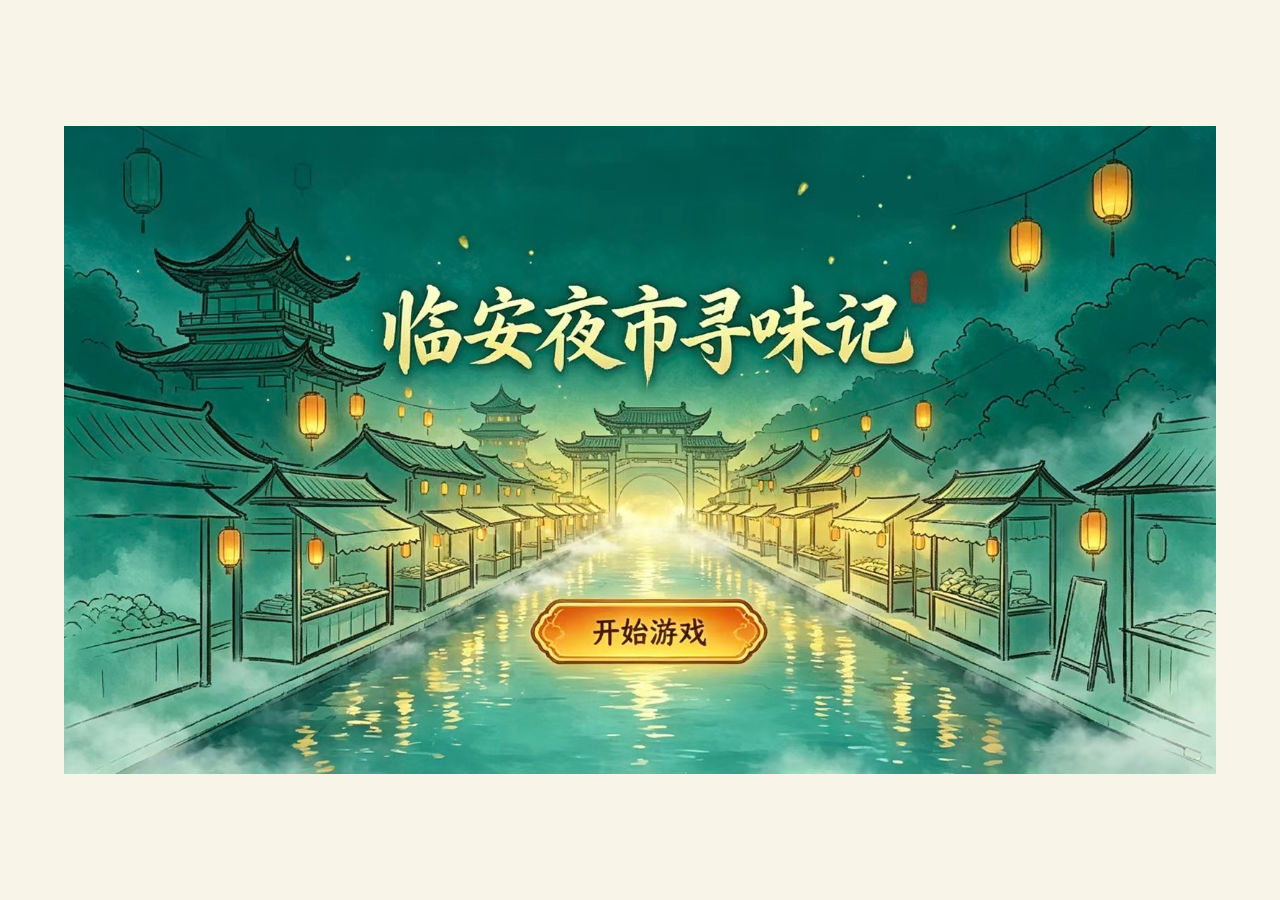
<file: index.html>
<!DOCTYPE html>
<html lang="zh-CN">
<head>
    <meta charset="UTF-8">
    <meta name="viewport" content="width=device-width, initial-scale=1.0">
    <title>临安夜市寻味记</title>
    <style>
        * {
            margin: 0;
            padding: 0;
            box-sizing: border-box;
        }
        body {
            background: #f8f4e8;
            display: flex;
            justify-content: center;
            align-items: center;
            min-height: 100vh;
            overflow: hidden;
        }
        .cover {
            position: relative;
            width: 1200px;  /* 和你主页面统一核心宽度1200px */
            aspect-ratio: 1440 / 900;
            max-width: 90vw;
            max-height: 90vh;
            background: url("images/home_bg.jpg") center / contain no-repeat;
            background-color: #f8f4e8;
        }
        .start-hotzone {
            position: absolute;
            bottom: 18%;
            left: 50%;
            transform: translateX(-50%);
            width: 240px;
            height: 80px;
            background: transparent;
            cursor: pointer;
        }
    </style>
</head>
<body>
    <div class="cover">
        <div class="start-hotzone" onclick="location.href='zhujiejing.html'"></div>
    </div>
</body>
</html>
</file>
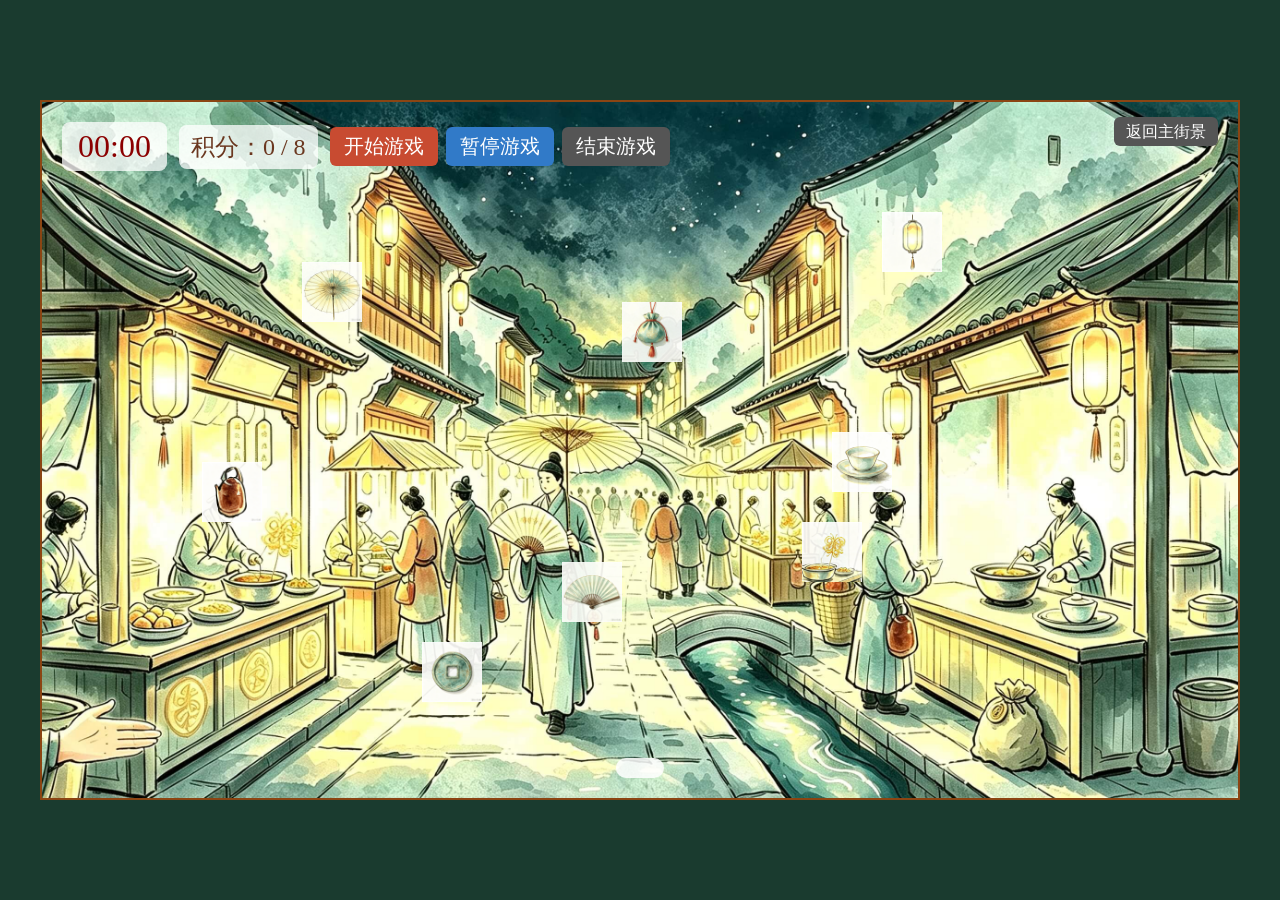
<file: game.html>
<!DOCTYPE html>
<html lang="zh-CN">
<head>
    <meta charset="UTF-8">
    <title>夜市寻物</title>
    <style>
        *{
            margin:0;
            padding:0;
            box-sizing:border-box;
        }
        html, body{
            width: 100%;
            height: 100%;
        }
        body{
            background:#1a3b2f;
            font-family:"Microsoft Yahei";
            overflow:hidden;
            display: flex;
            justify-content: center;
            align-items: center;
        }
        .game-box{
            width:1200px;
            height:700px;
            position:relative;
            border:2px solid #8b4513;
            background:url("img/nightmarket.jpg") center/cover no-repeat;
            flex-shrink: 0;
        }
        .top-bar{
            position:absolute;
            top:20px;
            left:20px;
            z-index:99;
            display:flex;
            align-items:center;
            gap:12px;
        }
        #timeShow{
            font-size:32px;
            color:#8b0000;
            background:rgba(255,255,255,0.75);
            padding:6px 16px;
            border-radius:8px;
        }
        #scoreShow{
            font-size:24px;
            color:#6b3820;
            background:rgba(255,255,255,0.75);
            padding:6px 12px;
            border-radius:8px;
        }
        .btn-group{
            display:flex;
            gap:8px;
        }
        #startBtn,#pauseBtn,#stopBtn{
            font-size:20px;
            padding:6px 14px;
            cursor:pointer;
            border:none;
            border-radius:6px;
            color:#fff;
        }
        #startBtn{
            background:#c84b31;
        }
        #pauseBtn{
            background:#317ac8;
        }
        #stopBtn{
            background:#555;
        }
        .back{
            position:absolute;
            top:20px;
            right:20px;
            z-index:99;
        }
        .back a{
            text-decoration:none;
            background:#555;
            color:#fff;
            padding:6px 12px;
            border-radius:6px;
        }
        /* 物品：hover无变化，不动 */
        .item{
            position:absolute;
            width:60px;
            height:60px;
            cursor:pointer;
            opacity:0.92;
        }
        /* 正确标记圆圈 */
        .mark-circle{
            position:absolute;
            width:72px;
            height:72px;
            border:3px solid red;
            border-radius:50%;
            pointer-events:none;
            z-index:90;
        }
        /* 错误叉号 */
        .mark-cross{
            position:absolute;
            font-size:48px;
            color:red;
            font-weight:bold;
            pointer-events:none;
            z-index:90;
        }
        /* 目标提示固定在底部 */
        .target-tip{
            position:absolute;
            left:50%;
            bottom:20px;
            transform:translateX(-50%);
            background:rgba(255,255,255,0.85);
            padding:10px 24px;
            border-radius:10px;
            font-size:22px;
            color:#8b0000;
            z-index:99;
        }
        /* 通关弹窗 */
        .pop{
            display:none;
            position:absolute;
            width:400px;
            height:220px;
            left:50%;
            top:50%;
            transform:translate(-50%,-50%);
            background:#fff;
            border:3px solid #c9a47c;
            border-radius:14px;
            z-index:999;
            text-align:center;
            padding:40px 20px;
        }
        .pop h2{
            color:#8b4513;
            margin-bottom:16px;
        }
        .pop button{
            margin-top:20px;
            padding:8px 20px;
            border:none;
            background:#8b4513;
            color:#fff;
            border-radius:6px;
            cursor:pointer;
        }
    </style>
</head>
<body>
<div class="game-box" id="gameBox">
    <div class="top-bar">
        <div id="timeShow">00:00</div>
        <div id="scoreShow">积分：0 / 8</div>
        <div class="btn-group">
            <button id="startBtn">开始游戏</button>
            <button id="pauseBtn">暂停游戏</button>
            <button id="stopBtn">结束游戏</button>
        </div>
    </div>
    <div class="back">
        <a href="zhujiejing.html">返回主街景</a>
    </div>
    <!-- 8个寻物元素 -->
    <img class="item" id="umbrella" src="img/umbrella.png" style="top:160px;left:260px;">
    <img class="item" id="candy" src="img/candy.png" style="top:420px;left:760px;">
    <img class="item" id="light" src="img/light.png" style="top:110px;left:840px;">
    <img class="item" id="winepot" src="img/winepot.png" style="top:360px;left:160px;">
    <img class="item" id="fan" src="img/fan.png" style="top:460px;left:520px;">
    <img class="item" id="sachet" src="img/sachet.png" style="top:200px;left:580px;">
    <img class="item" id="teacup" src="img/teacup.png" style="top:330px;left:790px;">
    <img class="item" id="coin" src="img/coin.png" style="top:540px;left:380px;">
    <!-- 目标提示 -->
    <div class="target-tip" id="targetTip"></div>
    <!-- 通关弹窗 -->
    <div class="pop" id="winPop">
        <h2>🎉 游戏结束</h2>
        <p>本次找到：<span id="finalScore"></span> / 8</p>
        <p>用时：<span id="useTime"></span></p>
        <button onclick="restart()">再来一局</button>
    </div>
</div>
<script>
    let timer = null;
    let second = 0;
    let minute = 0;
    let score = 0;
    const total = 8;
    let isPause = false;
    // 物品配置：id + 显示名称
    const itemConfig = [
        {id:"umbrella",name:"油纸伞"},
        {id:"candy",name:"糖画"},
        {id:"light",name:"花灯"},
        {id:"winepot",name:"酒壶"},
        {id:"fan",name:"折扇"},
        {id:"sachet",name:"香囊"},
        {id:"teacup",name:"茶盏"},
        {id:"coin",name:"铜钱"}
    ];
    let remainList = []; // 剩余待找物品
    let currentTarget = null; // 当前要找的目标

    const timeShow = document.getElementById('timeShow');
    const scoreShow = document.getElementById('scoreShow');
    const startBtn = document.getElementById('startBtn');
    const pauseBtn = document.getElementById('pauseBtn');
    const stopBtn = document.getElementById('stopBtn');
    const winPop = document.getElementById('winPop');
    const useTimeDom = document.getElementById('useTime');
    const finalScoreDom = document.getElementById('finalScore');
    const targetTip = document.getElementById('targetTip');
    const gameBox = document.getElementById('gameBox');

    function pad(n){
        return n < 10 ? '0'+n : n;
    }
    function updateView(){
        timeShow.innerText = pad(minute)+":"+pad(second);
        scoreShow.innerText = "积分：" + score + " / " + total;
    }
    // 随机挑选一个剩余目标，提示固定在底部
    function pickRandomTarget(){
        if(remainList.length <= 0){
            targetTip.innerText = "";
            return;
        }
        const rndIdx = Math.floor(Math.random() * remainList.length);
        currentTarget = remainList[rndIdx];
        targetTip.innerText = "请找到：" + currentTarget.name;
    }
    // 正确：画红圈
    function addMark(itemDom){
        const circle = document.createElement('div');
        circle.className = "mark-circle";
        circle.style.left = (itemDom.offsetLeft - 6) + "px";
        circle.style.top = (itemDom.offsetTop - 6) + "px";
        gameBox.appendChild(circle);
    }
    // 错误：画叉号，3秒消失
    function addCross(x,y){
        const cross = document.createElement('div');
        cross.className = "mark-cross";
        cross.innerText = "✖";
        cross.style.left = (x - 24) + "px";
        cross.style.top = (y - 24) + "px";
        gameBox.appendChild(cross);
        setTimeout(()=>{
            cross.remove();
        },3000);
    }
    // 初始化游戏
    function initGame(){
        clearInterval(timer);
        second = 0;
        minute = 0;
        score = 0;
        isPause = false;
        winPop.style.display = "none";
        // 清空标记
        document.querySelectorAll('.mark-circle,.mark-cross').forEach(c=>c.remove());
        // 重置剩余列表
        remainList = JSON.parse(JSON.stringify(itemConfig));
        // 清除旧标记
        document.querySelectorAll('.item').forEach(i=>{
            i.dataset.found = "0";
        });
        updateView();
        pickRandomTarget();
    }
    // 弹出结束弹窗
    function showEndPopup(){
        clearInterval(timer);
        timer = null;
        isPause = false;
        pauseBtn.innerText = "暂停游戏";
        finalScoreDom.innerText = score;
        useTimeDom.innerText = pad(minute)+":"+pad(second);
        winPop.style.display = "block";
        // 计时归零
        second = 0;
        minute = 0;
        updateView();
    }
    // 开始游戏
    startBtn.onclick = function(){
        initGame();
        timer = setInterval(function(){
            if(!isPause){
                second++;
                if(second >= 60){
                    second = 0;
                    minute++;
                }
                updateView();
            }
        },500);
    }
    // 暂停
    pauseBtn.onclick = function(){
        if(!timer) return;
        isPause = !isPause;
        this.innerText = isPause ? "继续游戏" : "暂停游戏";
    }
    // 结束游戏
    stopBtn.onclick = function(){
        if(!timer) return;
        showEndPopup();
    }
    // 物品点击事件
    itemConfig.forEach(cfg=>{
        const itemDom = document.getElementById(cfg.id);
        itemDom.onclick = function(e){
            e.stopPropagation();
            if(!timer || isPause) return;
            if(this.dataset.found === "1") return;
            if(cfg.id === currentTarget.id){
                this.dataset.found = "1";
                addMark(this);
                score++;
                updateView();
                remainList = remainList.filter(x=>x.id !== cfg.id);
                if(score >= total){
                    showEndPopup();
                }else{
                    pickRandomTarget();
                }
            }else{
                // 点到别的物品，错误，出叉
                addCross(this.offsetLeft+30, this.offsetTop+30);
            }
        }
    })
    // 点击游戏空白区域，出叉
    gameBox.onclick = function(e){
        if(!timer || isPause) return;
        // 如果点击的是按钮、弹窗等，不处理
        if(e.target.closest('button') || e.target.closest('.pop') || e.target.closest('.back a')) return;
        const rect = gameBox.getBoundingClientRect();
        const x = e.clientX - rect.left;
        const y = e.clientY - rect.top;
        addCross(x,y);
    }
    function restart(){
        winPop.style.display = "none";
        startBtn.click();
    }
</script>
</body>
</html>
</file>
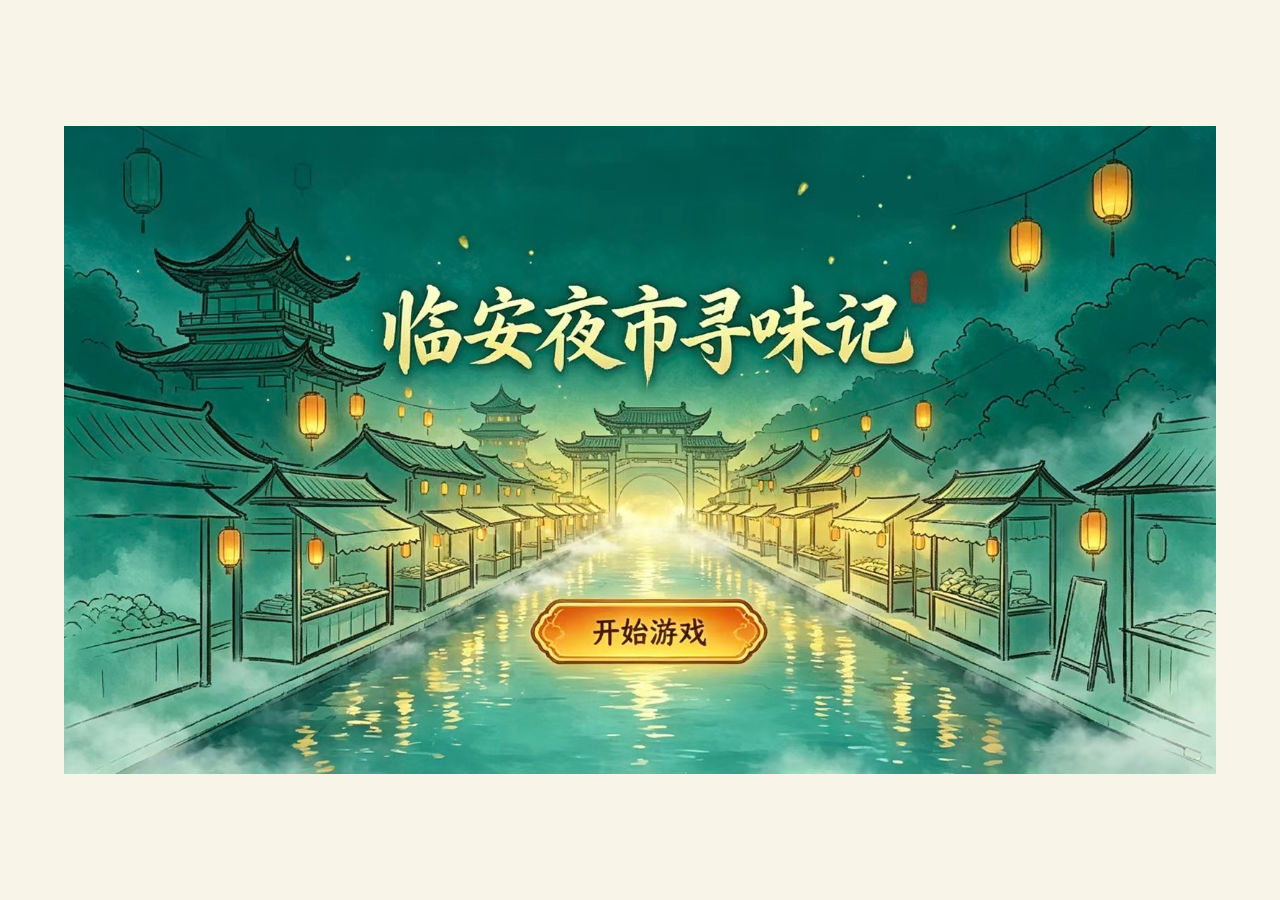
<file: shouye.html>
<!DOCTYPE html>
<html lang="zh-CN">
<head>
    <meta charset="UTF-8">
    <meta name="viewport" content="width=device-width, initial-scale=1.0">
    <title>临安夜市寻味记</title>
    <style>
        * {
            margin: 0;
            padding: 0;
            box-sizing: border-box;
        }
        body {
            background: #f8f4e8;
            display: flex;
            justify-content: center;
            align-items: center;
            min-height: 100vh;
            overflow: hidden;
        }
        .cover {
            position: relative;
            width: 1200px;  /* 和你主页面统一核心宽度1200px */
            aspect-ratio: 1440 / 900;
            max-width: 90vw;
            max-height: 90vh;
            background: url("images/home_bg.jpg") center / contain no-repeat;
            background-color: #f8f4e8;
        }
        .start-hotzone {
            position: absolute;
            bottom: 18%;
            left: 50%;
            transform: translateX(-50%);
            width: 240px;
            height: 80px;
            background: transparent;
            cursor: pointer;
        }
    </style>
</head>
<body>
    <div class="cover">
        <div class="start-hotzone" onclick="location.href='index.html'"></div>
    </div>
</body>
</html>
</file>
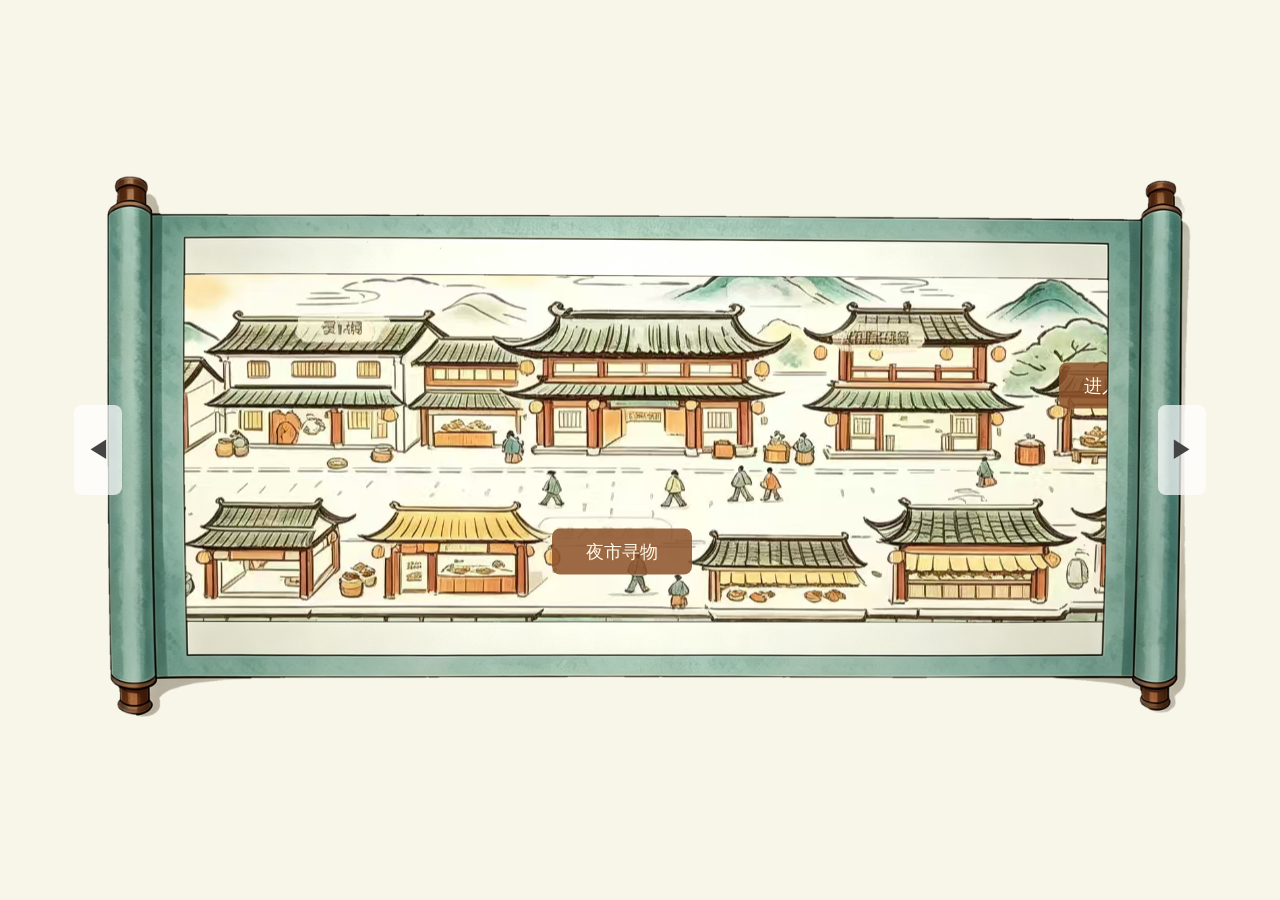
<file: zhujiejing.html>
<!DOCTYPE html>
<html lang="zh-CN">
<head>
<meta charset="UTF-8" />
<meta name="viewport" content="width=device-width, initial-scale=1.0" />
<title>临安夜市寻味记 - 主街景</title>
<style>
    * {
        margin: 0;
        padding: 0;
        box-sizing: border-box;
    }
    body {
        background-color: #f8f5e9;
        display: flex;
        justify-content: center;
        align-items: center;
        min-height: 100vh;
        overflow: hidden;
    }
    .scroll-wrap {
        position: relative;
        width: 90vw;
        max-width: 1200px;
        height: 600px;
        overflow: hidden;
    }
    .scene-container {
        position: absolute;
        top: 0;
        left: 0;
        width: 100%;
        height: 100%;
        overflow: hidden;
        z-index: 10;
    }
    /* 包裹层：图片+按钮一起平移 */
    .scene-inner {
        position: absolute;
        top: 50%;
        left: 50%;
        will-change: transform;
    }
    .scene-img {
        display: block;
        height: auto;
        width: auto;
        pointer-events: none;
    }
    /* 钉在图上的按钮，相对于 inner 包裹层定位 */
    .btn-game {
        position: absolute;
        top: 68%;
        right: 47%;
        width: 140px;
        height: 46px;
        font-size: 18px;
        border: none;
        border-radius: 8px;
        cursor: pointer;
        z-index: 15;
        background: rgba(139, 80, 40, 0.85);
        color: #fff8e8;
        transition: background 0.2s, transform 0.1s;
    }
    /* 小吃店按钮，和夜市寻物样式完全一致 */
    .btn-food {
        position: absolute;
        top: 30%;
        right: 18%;
        width: 140px;
        height: 46px;
        font-size: 18px;
        border: none;
        border-radius: 8px;
        cursor: pointer;
        z-index: 15;
        background: rgba(139, 80, 40, 0.85);
        color: #fff8e8;
        transition: background 0.2s, transform 0.1s;
    }
    .btn-game:hover, .btn-food:hover {
        background: rgba(139, 80, 40, 0.96);
    }
    .btn-game:active, .btn-food:active {
        transform: scale(0.95);
    }

    .scroll-frame {
        position: absolute;
        top: 0;
        left: 0;
        width: 100%;
        height: 100%;
        z-index: 30;
        pointer-events: none;
        background-image: url("./img/scroll-frame.png");
        background-size: 100% 100%;
        background-repeat: no-repeat;
    }
    .control-btn {
        position: absolute;
        border: none;
        background: rgba(255,255,255,0.7);
        font-size: 24px;
        color: #444;
        border-radius: 8px;
        cursor: pointer;
        z-index: 40;
        transition: background 0.2s, transform 0.1s;
    }
    .control-btn:hover {
        background: rgba(255,255,255,0.95);
    }
    .control-btn:active {
        transform: scale(0.95);
        background: rgba(255,255,255,1);
    }
    .control-btn:disabled {
        background: rgba(200,200,200,0.4);
        cursor: not-allowed;
        color: #999;
    }
    .btn-left, .btn-right {
        top: 50%;
        transform: translateY(-50%);
        width: 48px;
        height: 90px;
    }
    .btn-left { left: 10px; }
    .btn-right { right: 10px; }
</style>
</head>
<body>
<div class="scroll-wrap">
    <div class="scene-container">
        <div class="scene-inner" id="innerWrap">
            <img class="scene-img" id="sceneImg" src="./img/scene-long.png" alt="临安夜市长街景" />
            <button class="btn-game" id="gameBtn">夜市寻物</button>
            <button class="btn-food" id="foodBtn">进入小吃店</button>
        </div>
    </div>

    <div class="scroll-frame"></div>

    <button class="control-btn btn-left" id="prevBtn">◀</button>
    <button class="control-btn btn-right" id="nextBtn">▶</button>
</div>

<script>
    const sceneImg = document.getElementById("sceneImg");
    const innerWrap = document.getElementById("innerWrap");
    const prevBtn = document.getElementById("prevBtn");
    const nextBtn = document.getElementById("nextBtn");
    const gameBtn = document.getElementById("gameBtn");
    const foodBtn = document.getElementById("foodBtn");

    let offsetX = 0;
    let maxMoveX = 0;
    const clickStep = 80;
    const holdSpeed = 12;
    const accelerateAfter = 400;
    const moveInterval = 16;
    let moveTimer = null;
    let dirX = 0;

    sceneImg.onerror = function () {
        alert("场景图加载失败，请检查 img/scene-long.png");
    };

    gameBtn.onclick = function () {
        location.href = "game.html";
    };
    foodBtn.onclick = function () {
        location.href = "xiaochi.html";
    };

    function updateImgPos() {
        const imgW = sceneImg.offsetWidth;
        const viewW = sceneImg.parentElement.parentElement.clientWidth;

        maxMoveX = imgW > viewW ? (imgW - viewW) / 2 : 0;
        offsetX = Math.max(-maxMoveX, Math.min(maxMoveX, offsetX));

        innerWrap.style.transform = `translate(calc(-50% + ${offsetX}px), -50%)`;

        prevBtn.disabled = offsetX >= maxMoveX;
        nextBtn.disabled = offsetX <= -maxMoveX;
    }

    function startMove(dx) {
        dirX = dx;
        offsetX += dx * clickStep;
        updateImgPos();

        setTimeout(() => {
            if (dirX !== 0) {
                startContinuousMove();
            }
        }, accelerateAfter);
    }

    function startContinuousMove() {
        stopContinuousMove();
        moveTimer = setInterval(() => {
            if (dirX === 0) {
                stopContinuousMove();
                return;
            }
            offsetX += dirX * holdSpeed;
            updateImgPos();
        }, moveInterval);
    }

    function stopContinuousMove() {
        if (moveTimer) {
            clearInterval(moveTimer);
            moveTimer = null;
        }
    }

    function endMove() {
        dirX = 0;
        stopContinuousMove();
    }

    prevBtn.addEventListener("mousedown", () => startMove(1));
    nextBtn.addEventListener("mousedown", () => startMove(-1));

    window.addEventListener("mouseup", endMove);
    window.addEventListener("mouseleave", endMove);

    prevBtn.addEventListener("touchstart", e => {
        e.preventDefault();
        startMove(1);
    }, { passive: false });

    nextBtn.addEventListener("touchstart", e => {
        e.preventDefault();
        startMove(-1);
    }, { passive: false });

    window.addEventListener("touchend", endMove);
    window.addEventListener("touchcancel", endMove);

    document.addEventListener("keydown", (e) => {
        if (e.key === "ArrowLeft") startMove(1);
        else if (e.key === "ArrowRight") startMove(-1);
    });
    document.addEventListener("keyup", endMove);

    sceneImg.onload = updateImgPos;
    if(sceneImg.complete) updateImgPos();
    window.addEventListener("resize", updateImgPos);
</script>
</body>
</html>
</file>
